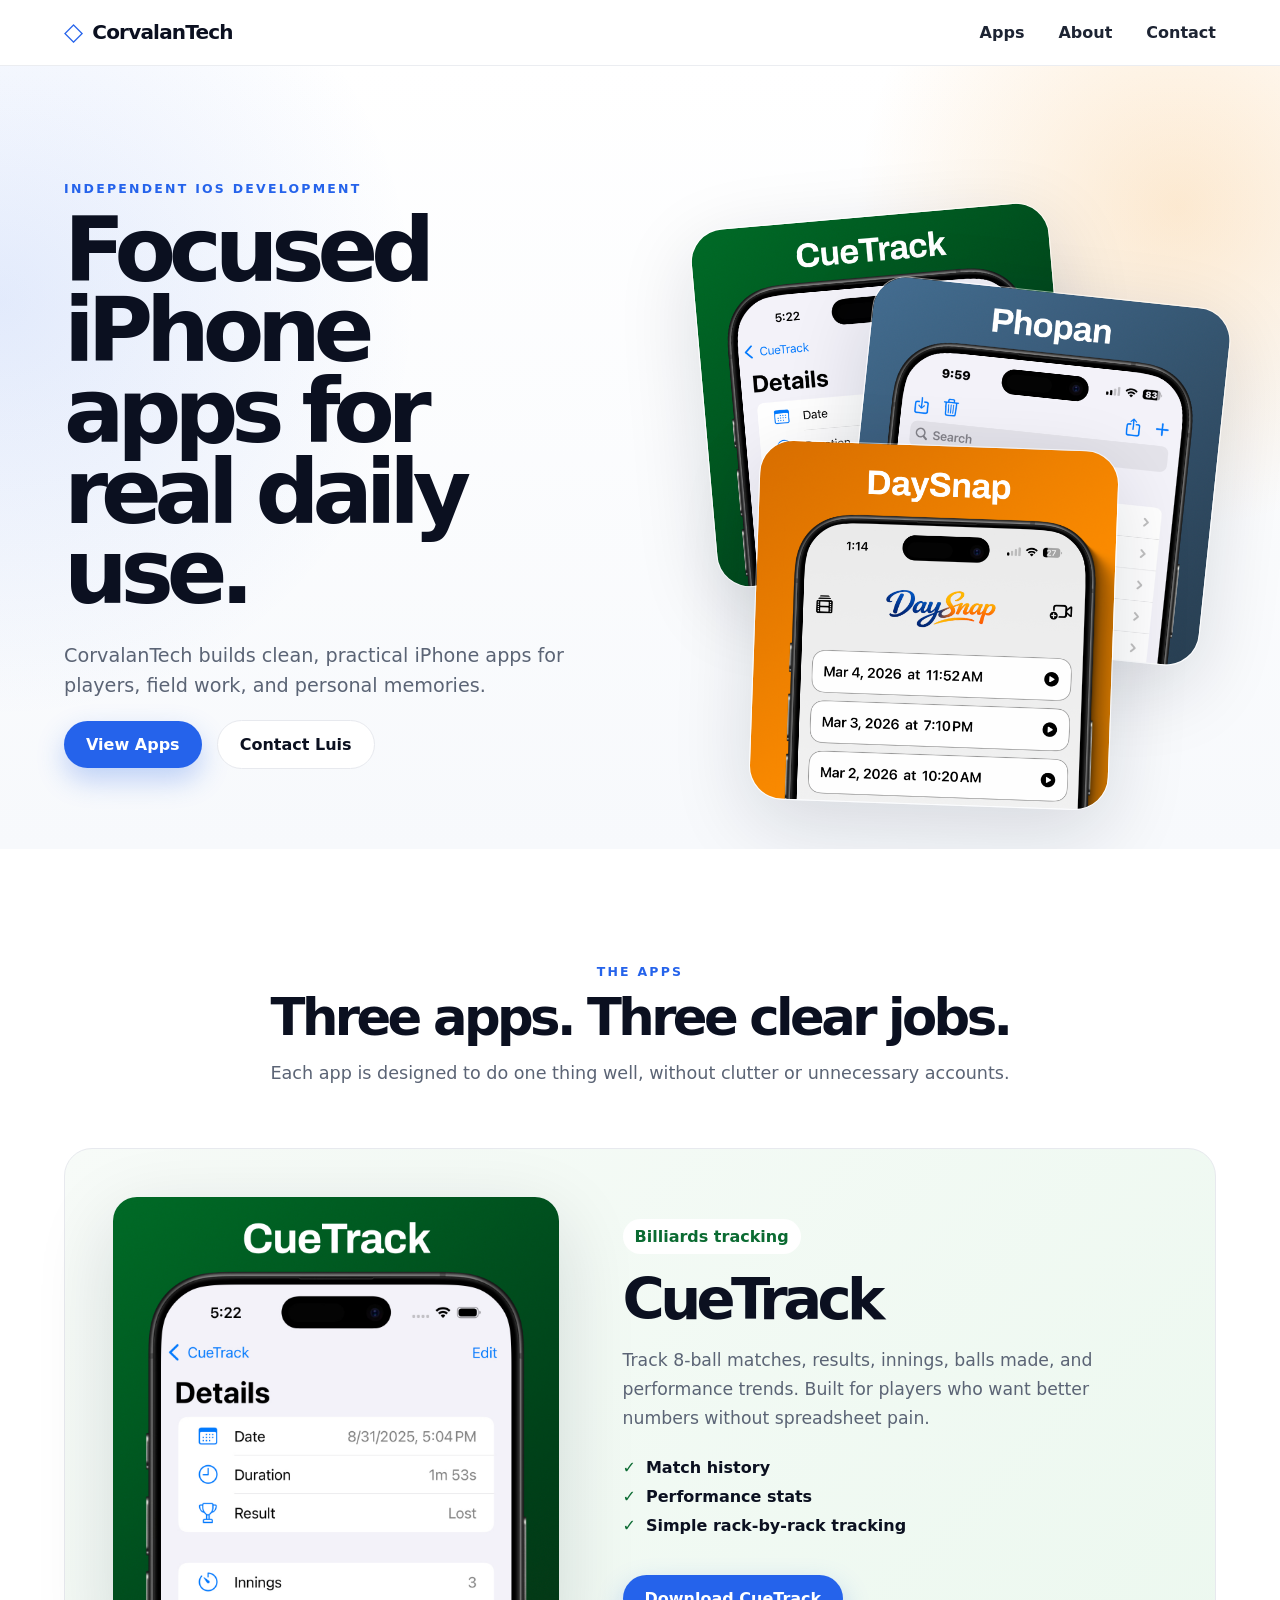
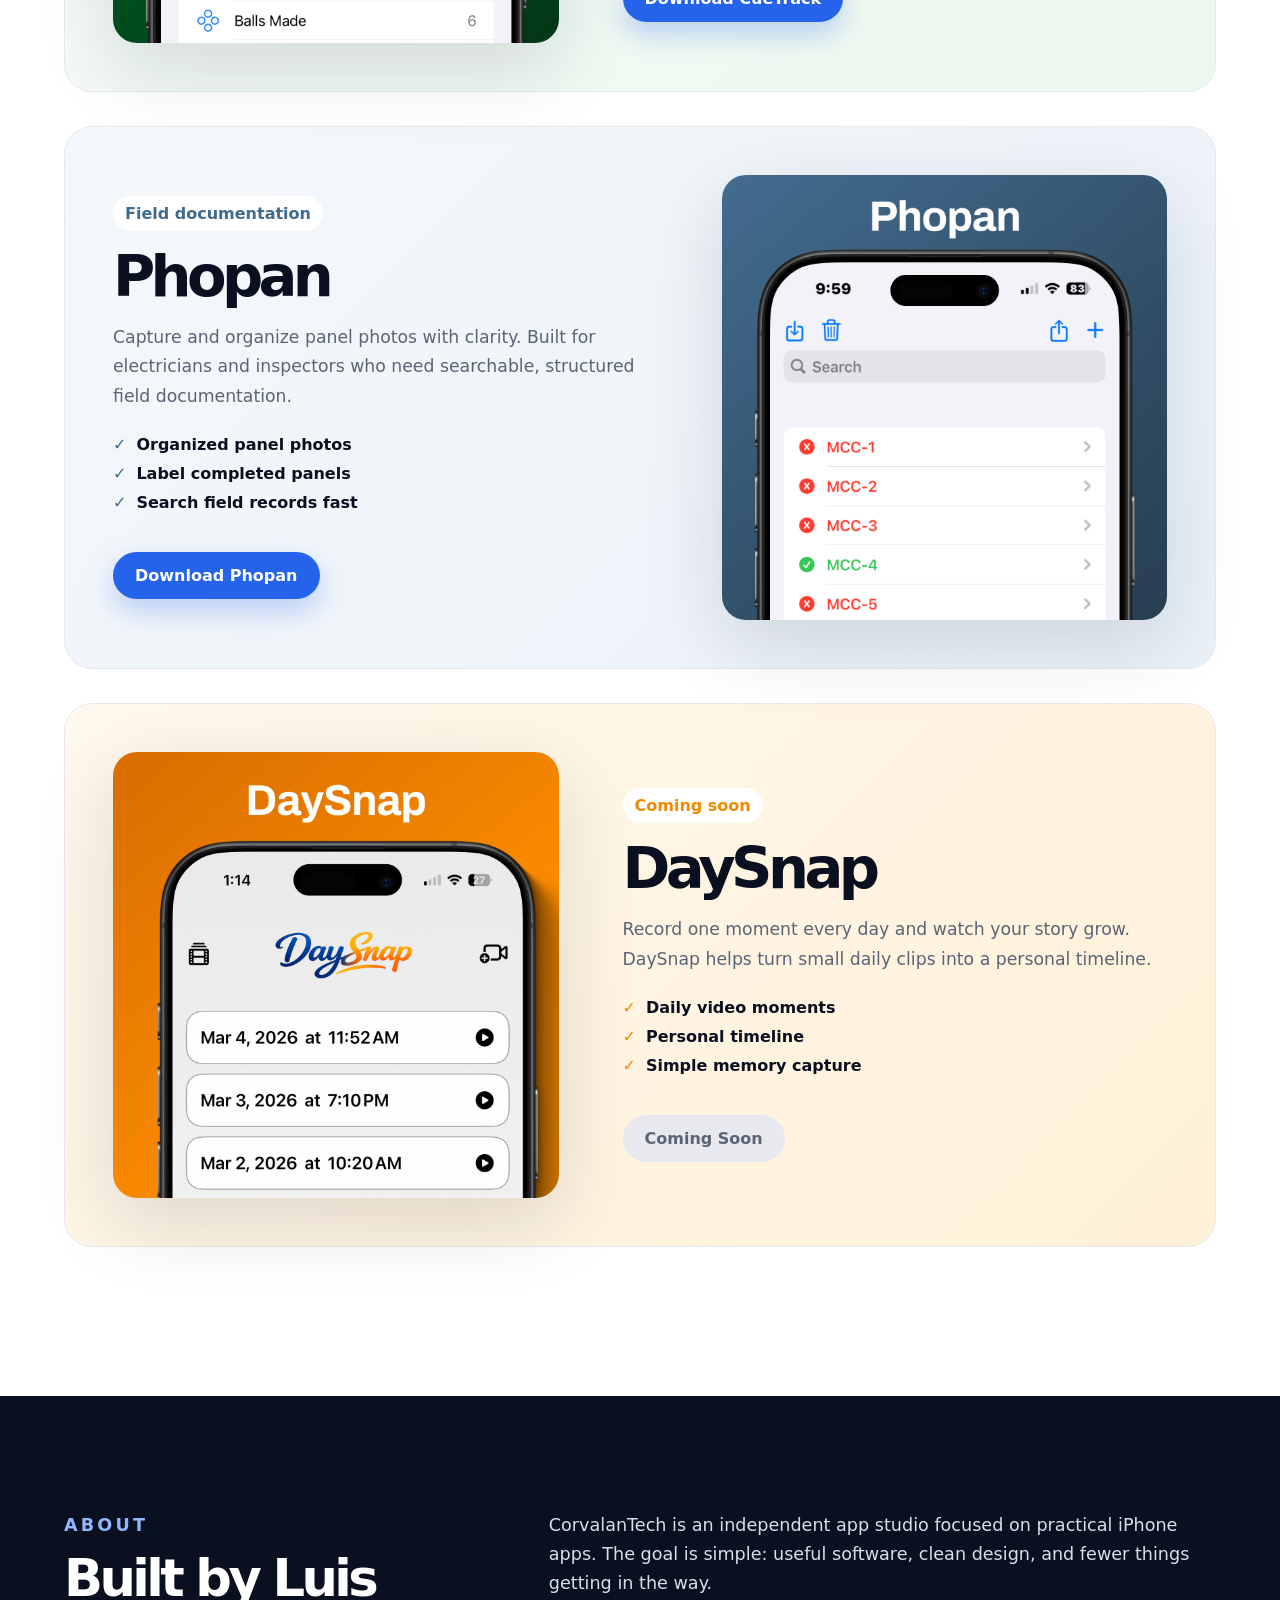
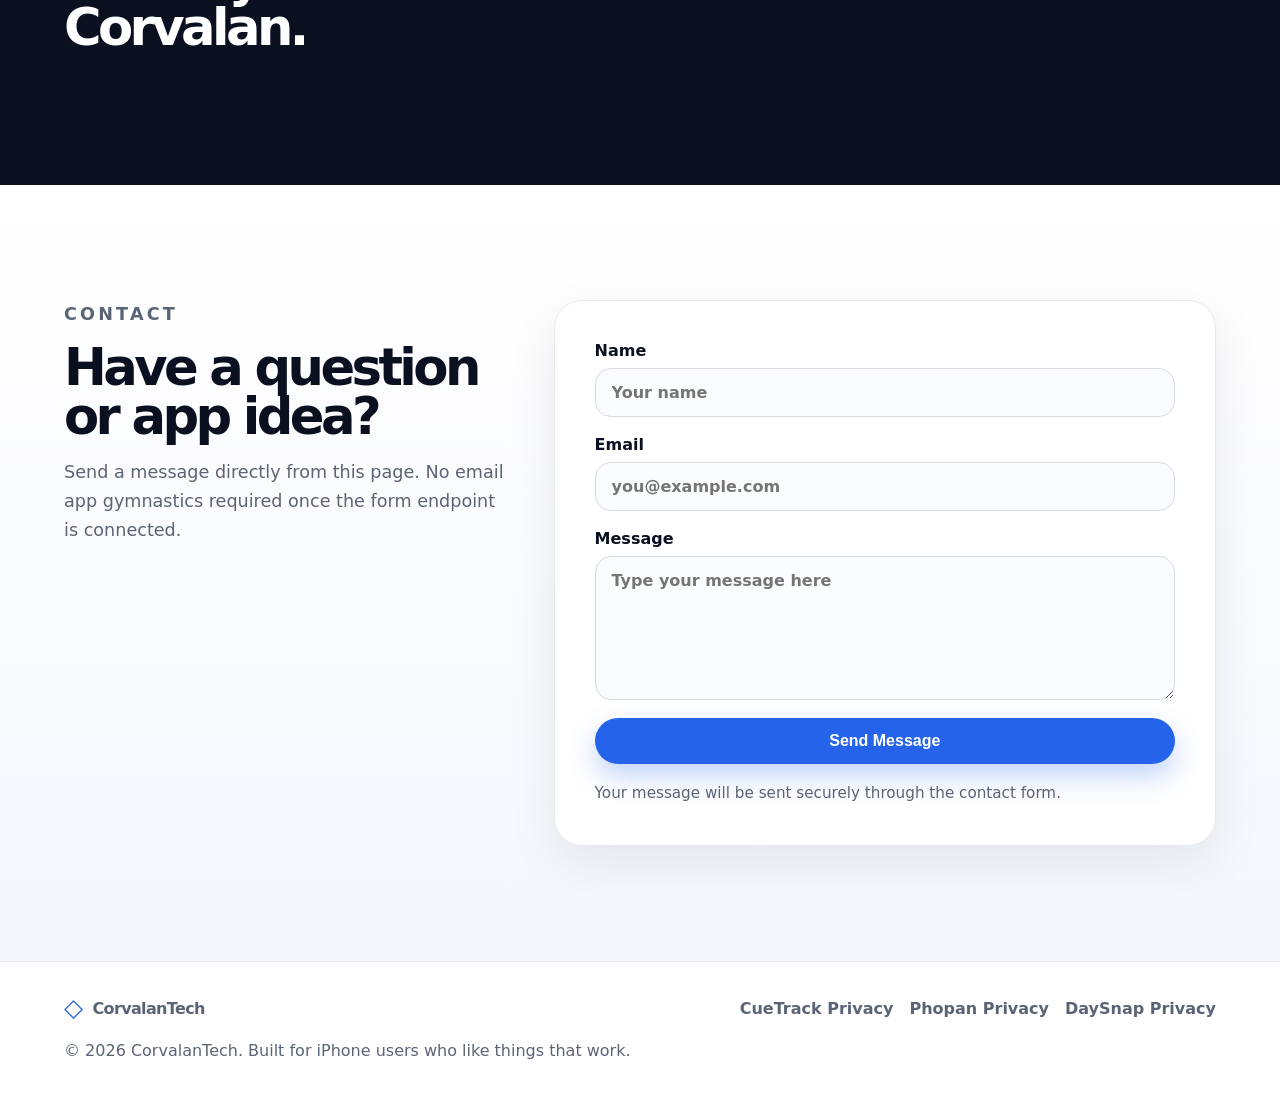
<file: index.html>
<!doctype html>
<html lang="en">
<head>
  <meta charset="utf-8" />
  <meta name="viewport" content="width=device-width, initial-scale=1" />
  <title>CorvalanTech | iPhone Apps by Luis Corvalan</title>
  <link rel="icon" type="image/svg+xml" href="assets/favicon.svg">
  <link rel="apple-touch-icon" href="assets/favicon.svg">
  <meta name="description" content="CorvalanTech builds simple, focused iPhone apps including CueTrack, Phopan, and DaySnap." />
  <link rel="stylesheet" href="styles.css" />
</head>
<body>
  <header class="site-header">
    <a class="brand" href="#top" aria-label="CorvalanTech home">
      <span class="brand-mark">◇</span>
      <span>CorvalanTech</span>
    </a>
    <nav aria-label="Main navigation">
      <a href="#apps">Apps</a>
      <a href="#about">About</a>
      <a href="#contact">Contact</a>
    </nav>
  </header>

  <main id="top">
    <section class="hero">
      <div class="hero-copy">
        <p class="eyebrow">Independent iOS development</p>
        <h1>Focused iPhone apps for real daily use.</h1>
        <p class="lead">CorvalanTech builds clean, practical iPhone apps for players, field work, and personal memories.</p>
        <div class="hero-actions">
          <a class="button primary" href="#apps">View Apps</a>
          <a class="button ghost" href="#contact">Contact Luis</a>
        </div>
      </div>
      <div class="hero-showcase" aria-label="Featured CorvalanTech apps">
        <img class="hero-img img-one" src="assets/cuetrack.jpg" alt="CueTrack app screen on iPhone" />
        <img class="hero-img img-two" src="assets/phopan.jpg" alt="Phopan app screen on iPhone" />
        <img class="hero-img img-three" src="assets/daysnap.png" alt="DaySnap app screen on iPhone" />
      </div>
    </section>

    <section id="apps" class="section apps-section">
      <div class="section-heading">
        <p class="eyebrow">The apps</p>
        <h2>Three apps. Three clear jobs.</h2>
        <p>Each app is designed to do one thing well, without clutter or unnecessary accounts.</p>
      </div>

      <article class="app-card cue-card">
        <div class="app-media">
          <img src="assets/cuetrack.jpg" alt="CueTrack app screenshot" />
        </div>
        <div class="app-content">
          <span class="pill">Billiards tracking</span>
          <h3>CueTrack</h3>
          <p>Track 8-ball matches, results, innings, balls made, and performance trends. Built for players who want better numbers without spreadsheet pain.</p>
          <ul>
            <li>Match history</li>
            <li>Performance stats</li>
            <li>Simple rack-by-rack tracking</li>
          </ul>
          <a class="button primary" href="https://apps.apple.com/us/app/cuetrack/id6751761037" target="_blank" rel="noopener">Download CueTrack</a>
        </div>
      </article>

      <article class="app-card phopan-card reverse">
        <div class="app-media">
          <img src="assets/phopan.jpg" alt="Phopan app screenshot" />
        </div>
        <div class="app-content">
          <span class="pill">Field documentation</span>
          <h3>Phopan</h3>
          <p>Capture and organize panel photos with clarity. Built for electricians and inspectors who need searchable, structured field documentation.</p>
          <ul>
            <li>Organized panel photos</li>
            <li>Label completed panels</li>
            <li>Search field records fast</li>
          </ul>
          <a class="button primary" href="https://apps.apple.com/us/app/phopan/id6670329857" target="_blank" rel="noopener">Download Phopan</a>
        </div>
      </article>

      <article class="app-card daysnap-card">
        <div class="app-media">
          <img src="assets/daysnap.png" alt="DaySnap app screenshot" />
        </div>
        <div class="app-content">
          <span class="pill">Coming soon</span>
          <h3>DaySnap</h3>
          <p>Record one moment every day and watch your story grow. DaySnap helps turn small daily clips into a personal timeline.</p>
          <ul>
            <li>Daily video moments</li>
            <li>Personal timeline</li>
            <li>Simple memory capture</li>
          </ul>
          <span class="button disabled" aria-disabled="true">Coming Soon</span>
        </div>
      </article>
    </section>

    <section id="about" class="section about-section">
      <div>
        <p class="eyebrow">About</p>
        <h2>Built by Luis Corvalan.</h2>
      </div>
      <p>CorvalanTech is an independent app studio focused on practical iPhone apps. The goal is simple: useful software, clean design, and fewer things getting in the way.</p>
    </section>

    <section id="contact" class="section contact-section">
      <div class="contact-copy">
        <p class="eyebrow">Contact</p>
        <h2>Have a question or app idea?</h2>
        <p>Send a message directly from this page. No email app gymnastics required once the form endpoint is connected.</p>
      </div>

      <form class="contact-form" id="contactForm" action="https://formspree.io/f/mpqgpylj" method="POST">
        <label>
          Name
          <input type="text" name="name" placeholder="Your name" autocomplete="name" />
        </label>
        <label>
          Email
          <input type="email" name="email" placeholder="you@example.com" autocomplete="email" required />
        </label>
        <label>
          Message
          <textarea name="message" rows="6" placeholder="Type your message here" required></textarea>
        </label>
        <button class="button primary" type="submit">Send Message</button>
        <p class="form-note" id="formNote">Your message will be sent securely through the contact form.</p>
      </form>
    </section>
  </main>

  <footer class="footer">
    <div class="brand small"><span class="brand-mark">◇</span><span>CorvalanTech</span></div>
    <div class="footer-links">
      <a href="privacy-cuetrack.html">CueTrack Privacy</a>
      <a href="privacy-phopan.html">Phopan Privacy</a>
      <a href="privacy-daysnap.html">DaySnap Privacy</a>
    </div>
    <p>© 2026 CorvalanTech. Built for iPhone users who like things that work.</p>
  </footer>

  <script src="script.js"></script>
</body>
</html>
</file>
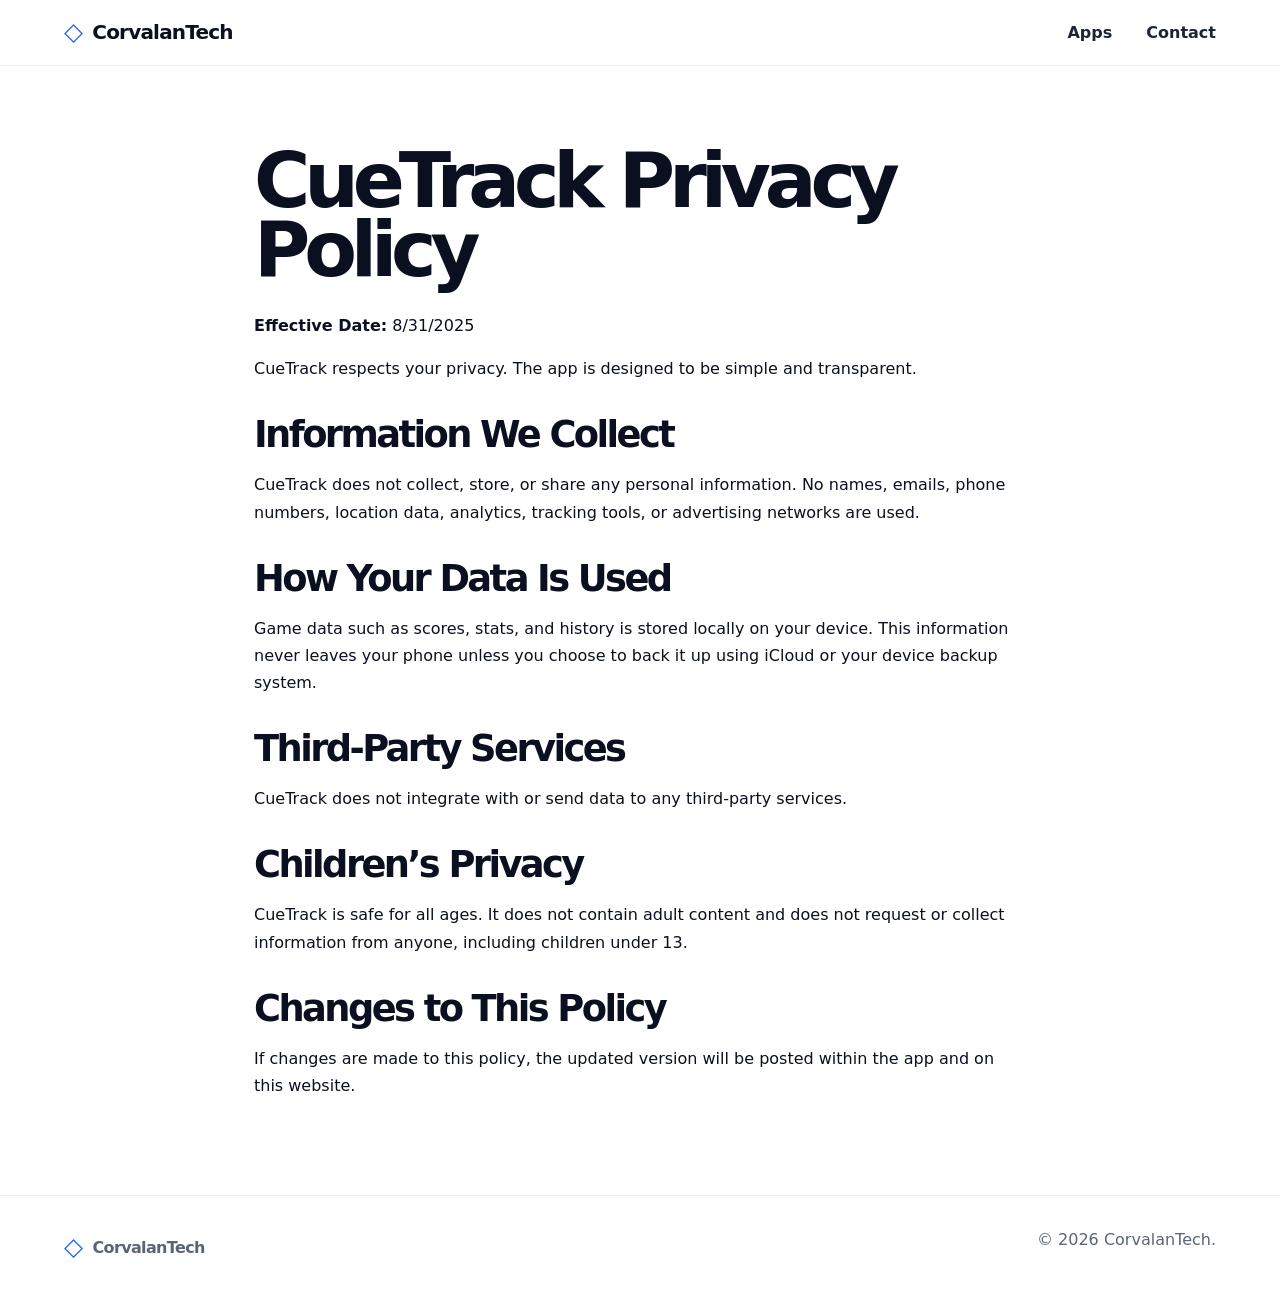
<file: privacy-cuetrack.html>
<!doctype html><html lang="en"><head><meta charset="utf-8"><meta name="viewport" content="width=device-width, initial-scale=1"><title>CueTrack Privacy Policy | CorvalanTech</title><link rel="stylesheet" href="styles.css"></head><body><header class="site-header"><a class="brand" href="index.html"><span class="brand-mark">◇</span><span>CorvalanTech</span></a><nav><a href="index.html#apps">Apps</a><a href="index.html#contact">Contact</a></nav></header><main class="privacy-page"><h1>CueTrack Privacy Policy</h1><p><strong>Effective Date:</strong> 8/31/2025</p><p>CueTrack respects your privacy. The app is designed to be simple and transparent.</p><h2>Information We Collect</h2><p>CueTrack does not collect, store, or share any personal information. No names, emails, phone numbers, location data, analytics, tracking tools, or advertising networks are used.</p><h2>How Your Data Is Used</h2><p>Game data such as scores, stats, and history is stored locally on your device. This information never leaves your phone unless you choose to back it up using iCloud or your device backup system.</p><h2>Third-Party Services</h2><p>CueTrack does not integrate with or send data to any third-party services.</p><h2>Children’s Privacy</h2><p>CueTrack is safe for all ages. It does not contain adult content and does not request or collect information from anyone, including children under 13.</p><h2>Changes to This Policy</h2><p>If changes are made to this policy, the updated version will be posted within the app and on this website.</p></main><footer class="footer"><div class="brand small"><span class="brand-mark">◇</span><span>CorvalanTech</span></div><p>© 2026 CorvalanTech.</p></footer></body></html>
</file>
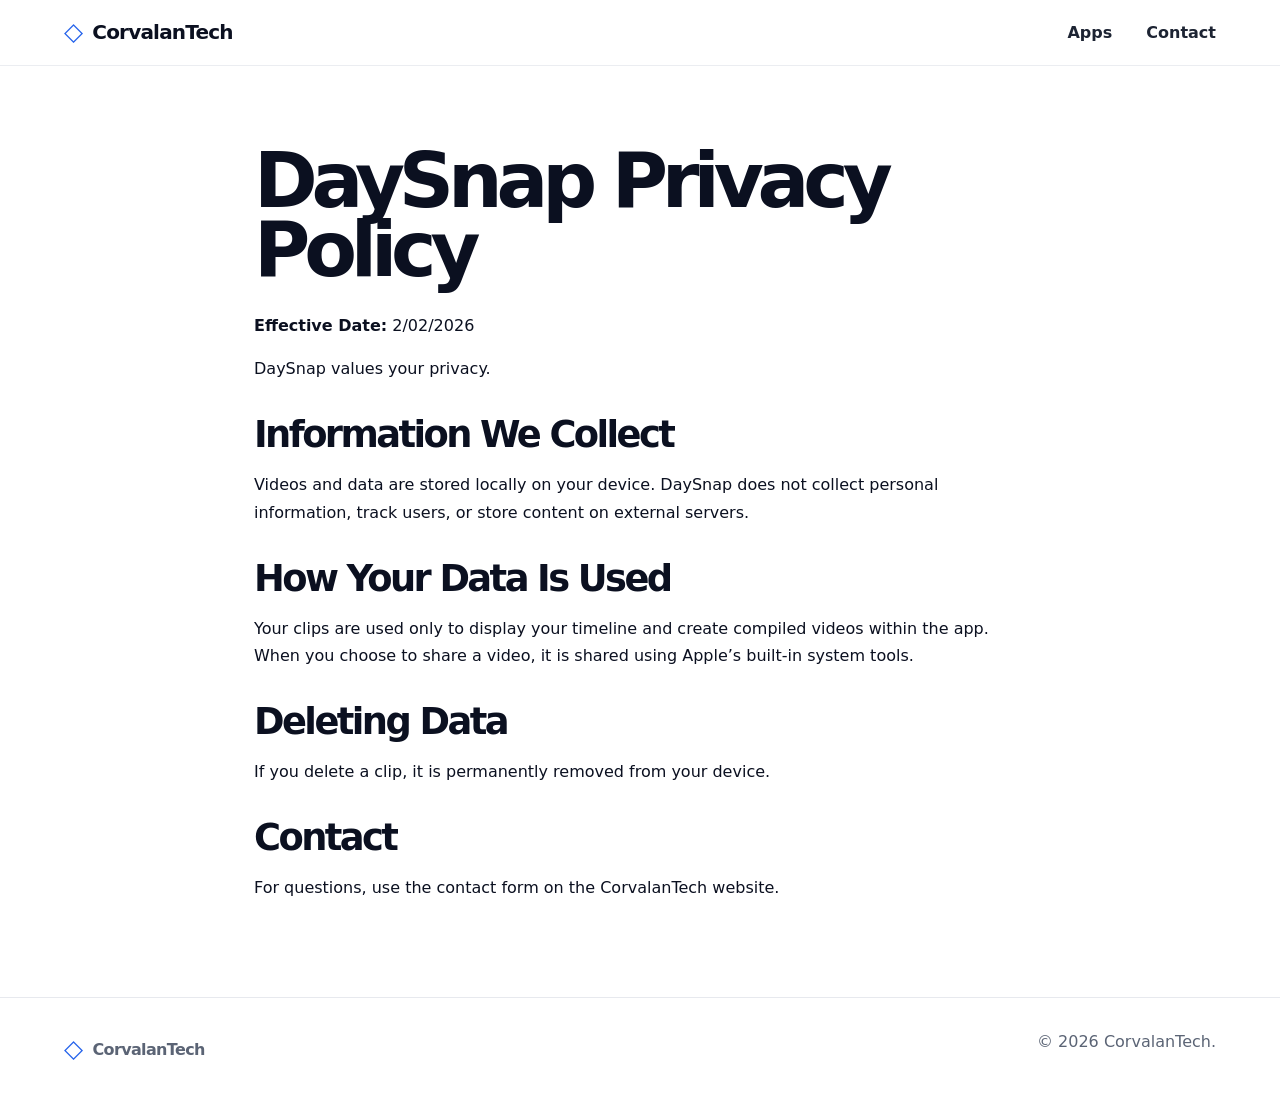
<file: privacy-daysnap.html>
<!doctype html><html lang="en"><head><meta charset="utf-8"><meta name="viewport" content="width=device-width, initial-scale=1"><title>DaySnap Privacy Policy | CorvalanTech</title><link rel="stylesheet" href="styles.css"></head><body><header class="site-header"><a class="brand" href="index.html"><span class="brand-mark">◇</span><span>CorvalanTech</span></a><nav><a href="index.html#apps">Apps</a><a href="index.html#contact">Contact</a></nav></header><main class="privacy-page"><h1>DaySnap Privacy Policy</h1><p><strong>Effective Date:</strong> 2/02/2026</p><p>DaySnap values your privacy.</p><h2>Information We Collect</h2><p>Videos and data are stored locally on your device. DaySnap does not collect personal information, track users, or store content on external servers.</p><h2>How Your Data Is Used</h2><p>Your clips are used only to display your timeline and create compiled videos within the app. When you choose to share a video, it is shared using Apple’s built-in system tools.</p><h2>Deleting Data</h2><p>If you delete a clip, it is permanently removed from your device.</p><h2>Contact</h2><p>For questions, use the contact form on the CorvalanTech website.</p></main><footer class="footer"><div class="brand small"><span class="brand-mark">◇</span><span>CorvalanTech</span></div><p>© 2026 CorvalanTech.</p></footer></body></html>
</file>
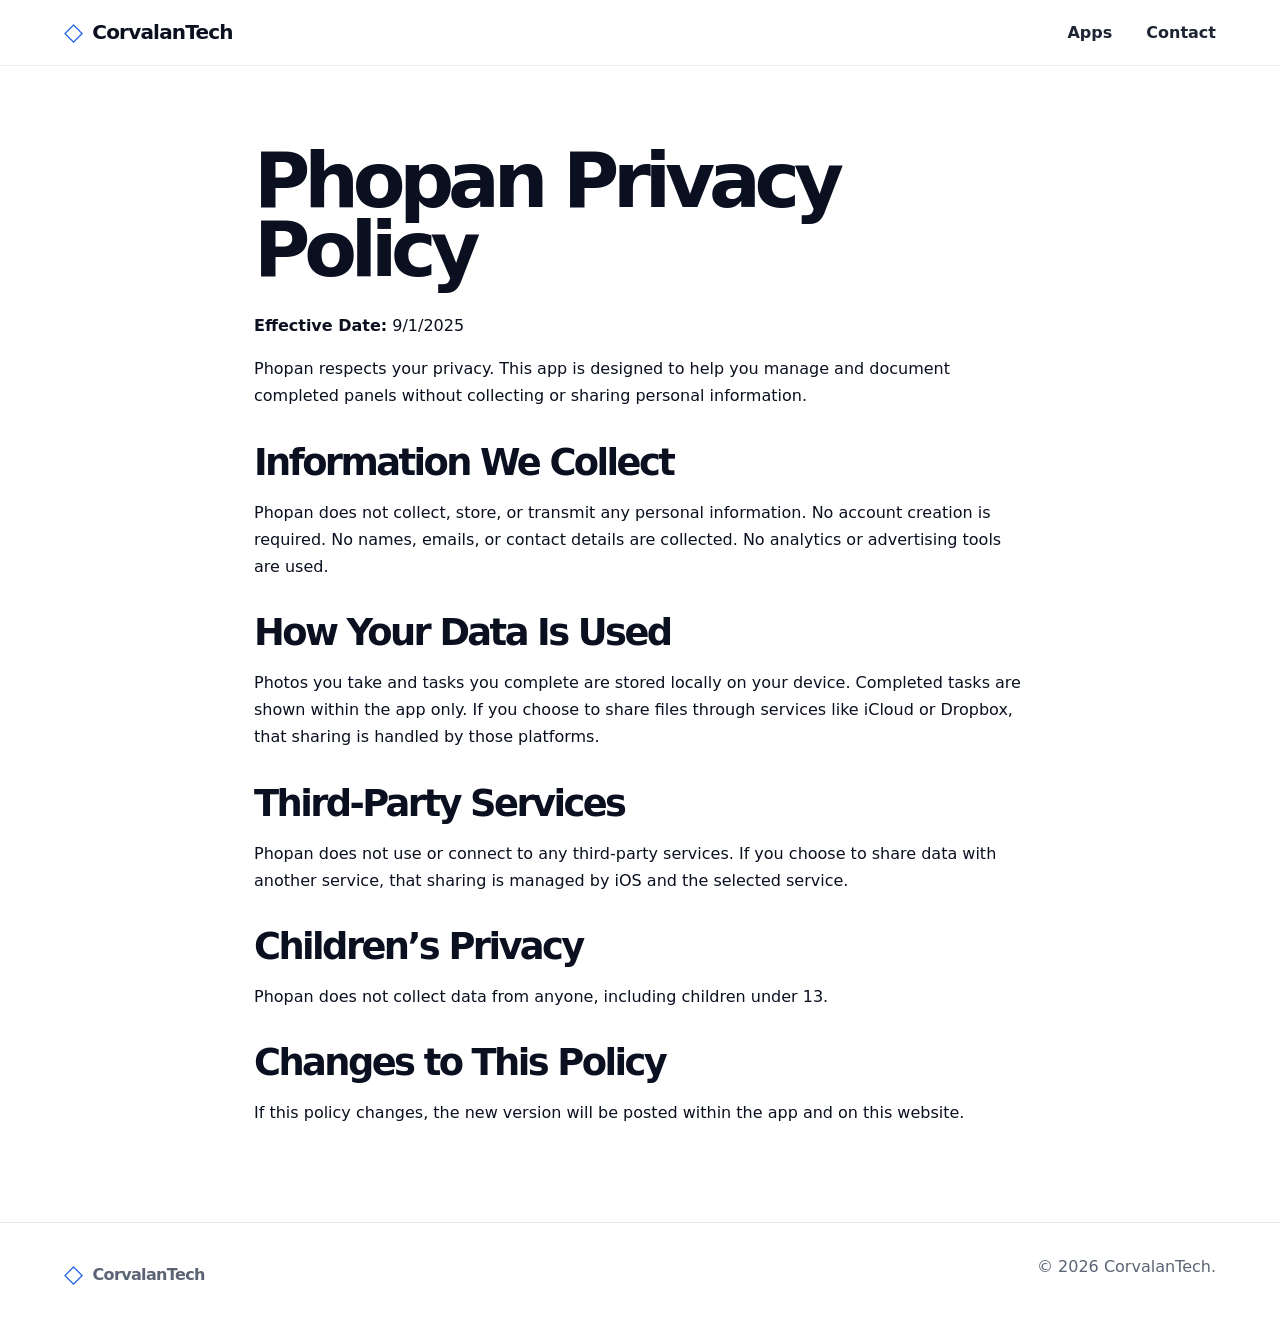
<file: privacy-phopan.html>
<!doctype html><html lang="en"><head><meta charset="utf-8"><meta name="viewport" content="width=device-width, initial-scale=1"><title>Phopan Privacy Policy | CorvalanTech</title><link rel="stylesheet" href="styles.css"></head><body><header class="site-header"><a class="brand" href="index.html"><span class="brand-mark">◇</span><span>CorvalanTech</span></a><nav><a href="index.html#apps">Apps</a><a href="index.html#contact">Contact</a></nav></header><main class="privacy-page"><h1>Phopan Privacy Policy</h1><p><strong>Effective Date:</strong> 9/1/2025</p><p>Phopan respects your privacy. This app is designed to help you manage and document completed panels without collecting or sharing personal information.</p><h2>Information We Collect</h2><p>Phopan does not collect, store, or transmit any personal information. No account creation is required. No names, emails, or contact details are collected. No analytics or advertising tools are used.</p><h2>How Your Data Is Used</h2><p>Photos you take and tasks you complete are stored locally on your device. Completed tasks are shown within the app only. If you choose to share files through services like iCloud or Dropbox, that sharing is handled by those platforms.</p><h2>Third-Party Services</h2><p>Phopan does not use or connect to any third-party services. If you choose to share data with another service, that sharing is managed by iOS and the selected service.</p><h2>Children’s Privacy</h2><p>Phopan does not collect data from anyone, including children under 13.</p><h2>Changes to This Policy</h2><p>If this policy changes, the new version will be posted within the app and on this website.</p></main><footer class="footer"><div class="brand small"><span class="brand-mark">◇</span><span>CorvalanTech</span></div><p>© 2026 CorvalanTech.</p></footer></body></html>
</file>
<file: styles.css>
:root {
  --ink: #0b1020;
  --muted: #5b6475;
  --line: #e7e9ee;
  --paper: #ffffff;
  --soft: #f5f7fb;
  --blue: #2563eb;
  --blue-dark: #173b91;
  --green: #0b6b32;
  --orange: #f58a00;
  --steel: #406b8e;
  --radius: 28px;
  --shadow: 0 24px 80px rgba(15, 23, 42, 0.14);
}
* { box-sizing: border-box; }
html { scroll-behavior: smooth; }
body {
  margin: 0;
  font-family: Inter, ui-sans-serif, system-ui, -apple-system, BlinkMacSystemFont, "Segoe UI", sans-serif;
  color: var(--ink);
  background: var(--paper);
}
a { color: inherit; text-decoration: none; }
img { max-width: 100%; display: block; }
.site-header {
  position: sticky;
  top: 0;
  z-index: 10;
  display: flex;
  align-items: center;
  justify-content: space-between;
  padding: 20px clamp(20px, 5vw, 72px);
  background: rgba(255,255,255,.84);
  backdrop-filter: blur(18px);
  border-bottom: 1px solid rgba(231,233,238,.8);
}
.brand {
  display: inline-flex;
  align-items: center;
  gap: 10px;
  font-weight: 800;
  letter-spacing: -0.04em;
  font-size: 1.25rem;
}
.brand-mark { font-size: 1.55rem; line-height: 1; color: var(--blue); }
.brand.small { font-size: 1rem; }
.site-header nav { display: flex; gap: clamp(14px, 3vw, 34px); font-weight: 700; color: #1d2433; }
.site-header nav a:hover, .footer a:hover { color: var(--blue); }
.hero {
  min-height: 760px;
  display: grid;
  grid-template-columns: 1fr 1.05fr;
  gap: 48px;
  padding: clamp(60px, 9vw, 115px) clamp(20px, 5vw, 72px) 80px;
  overflow: hidden;
  background:
    radial-gradient(circle at 92% 18%, rgba(245, 138, 0, .18), transparent 24%),
    radial-gradient(circle at 0% 30%, rgba(37, 99, 235, .12), transparent 30%),
    linear-gradient(180deg, #fff, #f7f9fc);
}
.hero-copy { align-self: center; max-width: 760px; }
.eyebrow {
  margin: 0 0 14px;
  font-size: .78rem;
  text-transform: uppercase;
  letter-spacing: .18em;
  font-weight: 900;
  color: var(--blue);
}
h1, h2, h3, p { margin-top: 0; }
h1 {
  font-size: clamp(3.1rem, 7vw, 7.7rem);
  line-height: .9;
  letter-spacing: -0.08em;
  margin-bottom: 28px;
}
h2 {
  font-size: clamp(2.1rem, 4vw, 4.4rem);
  line-height: .95;
  letter-spacing: -0.07em;
  margin-bottom: 18px;
}
h3 {
  font-size: clamp(2rem, 4.5vw, 5rem);
  letter-spacing: -0.08em;
  line-height: .9;
  margin-bottom: 20px;
}
.lead {
  font-size: clamp(1.1rem, 1.5vw, 1.35rem);
  line-height: 1.55;
  color: var(--muted);
  max-width: 620px;
}
.hero-actions, .app-content .button { margin-top: 12px; }
.button {
  display: inline-flex;
  align-items: center;
  justify-content: center;
  border: 0;
  border-radius: 999px;
  padding: 14px 22px;
  font-weight: 900;
  font-size: 1rem;
  cursor: pointer;
  transition: transform .18s ease, box-shadow .18s ease, background .18s ease;
}
.button:hover { transform: translateY(-2px); }
.button.primary { color: #fff; background: var(--blue); box-shadow: 0 12px 28px rgba(37,99,235,.28); }
.button.primary:hover { background: #1d4ed8; }
.button.ghost { background: #fff; margin-left: 10px; border: 1px solid var(--line); }
.button.disabled { background: #e7e9ee; color: #5b6475; cursor: default; }
.button.disabled:hover { transform: none; }
.hero-showcase {
  position: relative;
  min-height: 560px;
  align-self: center;
}
.hero-img {
  position: absolute;
  width: min(44vw, 360px);
  border-radius: 34px;
  box-shadow: var(--shadow);
  border: 1px solid rgba(255,255,255,.55);
}
.img-one { right: 27%; top: 20px; transform: rotate(-5deg); }
.img-two { right: 0; top: 96px; transform: rotate(6deg); }
.img-three { right: 18%; top: 250px; transform: rotate(2deg); }
.section { padding: clamp(72px, 9vw, 118px) clamp(20px, 5vw, 72px); }
.section-heading { text-align: center; max-width: 760px; margin: 0 auto 60px; }
.section-heading p:not(.eyebrow), .about-section p, .contact-copy p { color: var(--muted); font-size: 1.1rem; line-height: 1.65; }
.apps-section { background: #fff; }
.app-card {
  max-width: 1180px;
  margin: 0 auto 34px;
  display: grid;
  grid-template-columns: .9fr 1.1fr;
  gap: clamp(24px, 5vw, 70px);
  align-items: center;
  padding: clamp(22px, 4vw, 48px);
  border-radius: var(--radius);
  background: var(--soft);
  border: 1px solid var(--line);
}
.app-card.reverse { grid-template-columns: 1.1fr .9fr; }
.app-card.reverse .app-media { order: 2; }
.app-media img { border-radius: 24px; box-shadow: var(--shadow); max-height: 570px; object-fit: cover; width: 100%; }
.app-content { max-width: 560px; }
.app-content p { color: var(--muted); line-height: 1.7; font-size: 1.08rem; }
.app-content ul { list-style: none; padding: 0; margin: 24px 0 28px; display: grid; gap: 10px; }
.app-content li { font-weight: 800; }
.app-content li::before { content: "✓"; color: var(--blue); margin-right: 10px; }
.pill { display: inline-flex; padding: 8px 12px; border-radius: 999px; background: #fff; font-weight: 900; color: var(--blue-dark); margin-bottom: 20px; }
.cue-card { background: linear-gradient(135deg, #f7fbf8, #ecf8ef); }
.cue-card .pill, .cue-card li::before { color: var(--green); }
.phopan-card { background: linear-gradient(135deg, #f5f8fb, #eaf2f8); }
.phopan-card .pill, .phopan-card li::before { color: var(--steel); }
.daysnap-card { background: linear-gradient(135deg, #fff8ed, #fff1d8); }
.daysnap-card .pill, .daysnap-card li::before { color: var(--orange); }
.about-section {
  background: var(--ink);
  color: #fff;
  display: grid;
  grid-template-columns: .8fr 1.2fr;
  gap: 40px;
  align-items: start;
}
.about-section .eyebrow { color: #91b4ff; }
.about-section p { color: #d8deea; max-width: 790px; }
.contact-section {
  background: linear-gradient(180deg, #fff, #f5f7fb);
  display: grid;
  grid-template-columns: .8fr 1.2fr;
  gap: 48px;
  align-items: start;
}
.contact-form {
  background: #fff;
  border: 1px solid var(--line);
  border-radius: var(--radius);
  padding: clamp(22px, 4vw, 40px);
  box-shadow: 0 18px 50px rgba(15,23,42,.08);
  display: grid;
  gap: 18px;
}
label { display: grid; gap: 8px; font-weight: 900; }
input, textarea {
  width: 100%;
  border: 1px solid #d7dbe5;
  border-radius: 16px;
  padding: 14px 16px;
  font: inherit;
  background: #fbfcff;
  color: var(--ink);
}
input:focus, textarea:focus { outline: 3px solid rgba(37,99,235,.18); border-color: var(--blue); }
.form-note { margin: 0; color: var(--muted); font-size: .95rem; line-height: 1.5; }
.footer {
  padding: 34px clamp(20px, 5vw, 72px);
  border-top: 1px solid var(--line);
  display: flex;
  gap: 20px;
  justify-content: space-between;
  align-items: center;
  flex-wrap: wrap;
  color: var(--muted);
}
.footer-links { display: flex; gap: 16px; flex-wrap: wrap; font-weight: 700; }
.privacy-page { max-width: 820px; margin: 0 auto; padding: 80px 24px; line-height: 1.7; }
.privacy-page h1 { font-size: clamp(2.5rem, 6vw, 5rem); }
.privacy-page h2 { font-size: clamp(1.5rem, 3vw, 2.3rem); margin-top: 36px; }
@media (max-width: 920px) {
  .hero, .app-card, .app-card.reverse, .about-section, .contact-section { grid-template-columns: 1fr; }
  .hero { min-height: auto; padding-top: 70px; }
  .hero-showcase { min-height: 420px; }
  .hero-img { width: 250px; }
  .img-one { left: 0; right: auto; top: 0; }
  .img-two { right: 0; top: 80px; }
  .img-three { left: 18%; right: auto; top: 185px; }
  .app-card.reverse .app-media { order: 0; }
}
@media (max-width: 620px) {
  .site-header { align-items: flex-start; gap: 12px; flex-direction: column; }
  .site-header nav { width: 100%; justify-content: space-between; }
  .hero-actions { display: grid; gap: 12px; max-width: 260px; }
  .button.ghost { margin-left: 0; }
  .hero-showcase { min-height: 350px; }
  .hero-img { width: 205px; border-radius: 24px; }
  .img-two { top: 75px; }
  .img-three { top: 170px; left: 12%; }
  .footer { align-items: flex-start; flex-direction: column; }
}
</file>
